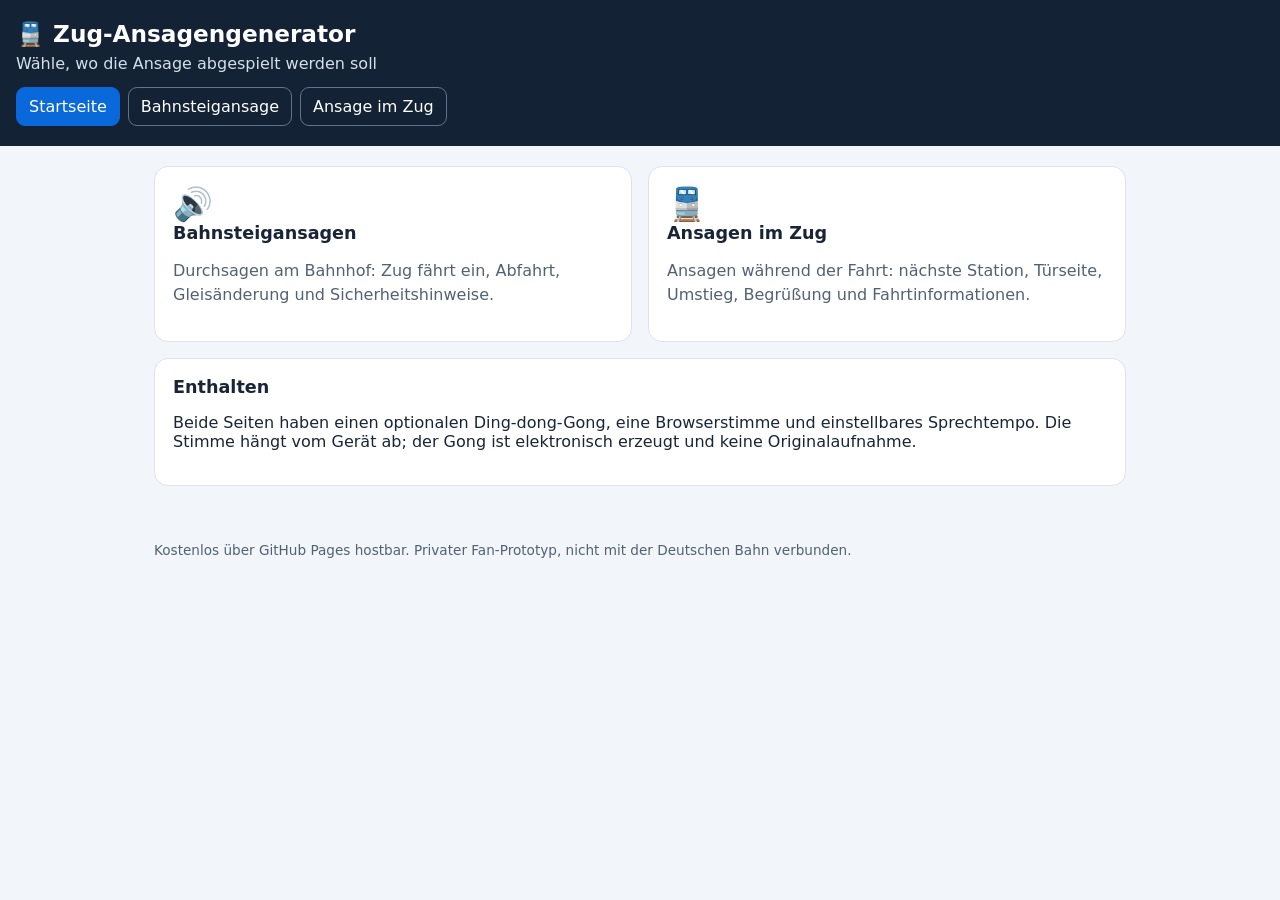
<file: index.html>
<!doctype html><html lang="de"><head><meta charset="utf-8"><meta name="viewport" content="width=device-width,initial-scale=1"><title>Zug-Ansagengenerator</title><link rel="stylesheet" href="style.css"></head><body><header><h1>🚆 Zug-Ansagengenerator</h1><p>Wähle, wo die Ansage abgespielt werden soll</p><nav><a href="index.html" class="active">Startseite</a><a href="bahnsteig.html" class="">Bahnsteigansage</a><a href="im-zug.html" class="">Ansage im Zug</a></nav></header><main><a class="tile" href="bahnsteig.html"><div class="emoji">🔊</div><h2>Bahnsteigansagen</h2><p>Durchsagen am Bahnhof: Zug fährt ein, Abfahrt, Gleisänderung und Sicherheitshinweise.</p></a><a class="tile" href="im-zug.html"><div class="emoji">🚆</div><h2>Ansagen im Zug</h2><p>Ansagen während der Fahrt: nächste Station, Türseite, Umstieg, Begrüßung und Fahrtinformationen.</p></a><section class="card full"><h2>Enthalten</h2><p>Beide Seiten haben einen optionalen Ding-dong-Gong, eine Browserstimme und einstellbares Sprechtempo. Die Stimme hängt vom Gerät ab; der Gong ist elektronisch erzeugt und keine Originalaufnahme.</p></section></main><footer>Kostenlos über GitHub Pages hostbar. Privater Fan-Prototyp, nicht mit der Deutschen Bahn verbunden.</footer></body></html>
</file>
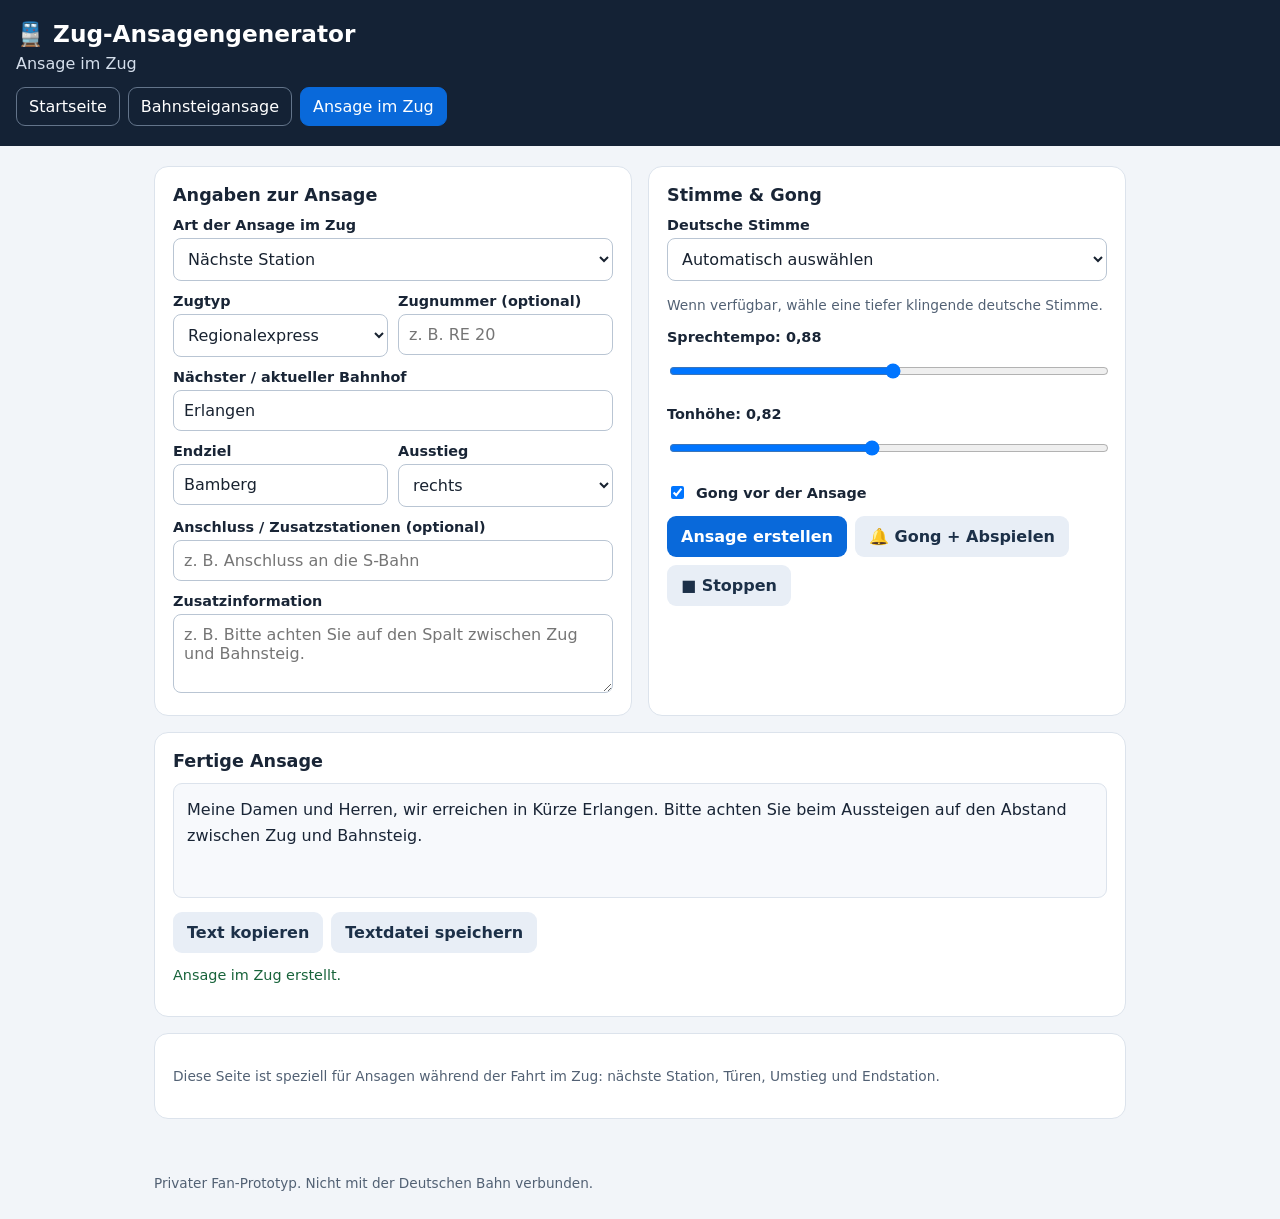
<file: im-zug.html>
<!doctype html><html lang="de"><head><meta charset="utf-8"><meta name="viewport" content="width=device-width,initial-scale=1"><title>Ansage im Zug</title><link rel="stylesheet" href="style.css"></head><body><header><h1>🚆 Zug-Ansagengenerator</h1><p>Ansage im Zug</p><nav><a href="index.html" class="">Startseite</a><a href="bahnsteig.html" class="">Bahnsteigansage</a><a href="im-zug.html" class="active">Ansage im Zug</a></nav></header><main><section class="card"><h2>Angaben zur Ansage</h2><label for="kind">Art der Ansage im Zug</label><select id="kind"><option value="next">Nächste Station</option><option value="welcome">Begrüßung im Zug</option><option value="doors">Türseite / Ausstieg</option><option value="transfer">Anschluss / Umstieg</option><option value="final">Endstation</option><option value="delay">Verspätungsinformation</option></select><div class="grid2"><div><label for="type">Zugtyp</label><select id="type"><option>Regionalexpress</option><option>Regionalbahn</option><option>Intercity</option><option>ICE</option><option>S-Bahn</option></select></div><div><label for="number">Zugnummer (optional)</label><input id="number" placeholder="z. B. RE 20"></div></div><label for="station">Nächster / aktueller Bahnhof</label><input id="station" value="Erlangen"><div class="grid2"><div><label for="destination">Endziel</label><input id="destination" value="Bamberg"></div><div><label for="door">Ausstieg</label><select id="door"><option>rechts</option><option>links</option><option>beidseitig</option></select></div></div><label for="via">Anschluss / Zusatzstationen (optional)</label><input id="via" placeholder="z. B. Anschluss an die S-Bahn"><label for="extra">Zusatzinformation</label><textarea id="extra" rows="3" placeholder="z. B. Bitte achten Sie auf den Spalt zwischen Zug und Bahnsteig."></textarea></section><section class="card"><h2>Stimme & Gong</h2><label for="voice">Deutsche Stimme</label><select id="voice"><option value="">Automatisch auswählen</option></select><p class="note">Wenn verfügbar, wähle eine tiefer klingende deutsche Stimme.</p><label for="rate">Sprechtempo: <span id="rateVal">0,88</span></label><input id="rate" type="range" min=".65" max="1.1" step=".01" value=".88"><label for="pitch">Tonhöhe: <span id="pitchVal">0,82</span></label><input id="pitch" type="range" min=".5" max="1.2" step=".01" value=".82"><div class="checkline"><input id="useGong" type="checkbox" checked><label for="useGong" style="margin:0">Gong vor der Ansage</label></div><div class="actions"><button class="primary" id="generate">Ansage erstellen</button><button class="secondary" id="play">🔔 Gong + Abspielen</button><button class="secondary" id="stop">■ Stoppen</button></div></section><section class="card full"><h2>Fertige Ansage</h2><div id="output">Hier erscheint deine Ansage.</div><div class="actions"><button class="secondary" id="copy">Text kopieren</button><button class="secondary" id="download">Textdatei speichern</button></div><p id="status" class="status"></p></section><section class="card full"><p class="note">Diese Seite ist speziell für Ansagen während der Fahrt im Zug: nächste Station, Türen, Umstieg und Endstation.</p></section></main><footer>Privater Fan-Prototyp. Nicht mit der Deutschen Bahn verbunden.</footer><script src="common.js"></script><script>function makeAnnouncement(){let k=$("kind").value,ty=clean($("type").value),n=clean($("number").value),s=clean($("station").value)||"den nächsten Bahnhof",d=clean($("destination").value)||"dem Endziel",door=$("door").value,v=clean($("via").value),e=clean($("extra").value),t="";if(k==="next")t=`Meine Damen und Herren, wir erreichen in Kürze ${s}. Bitte achten Sie beim Aussteigen auf den Abstand zwischen Zug und Bahnsteig.`;else if(k==="welcome")t=`Herzlich willkommen im ${ty}${n?" "+n:""} in Richtung ${d}. Wir wünschen Ihnen eine angenehme Reise.`;else if(k==="doors")t=`Wir erreichen ${s}. Der Ausstieg erfolgt auf der ${door==="beidseitig"?"beiden Seiten":dooren(door)}. Bitte achten Sie auf den Abstand zwischen Zug und Bahnsteig.`;else if(k==="transfer")t=`In ${s} haben Sie${v?" "+v:" Anschlussmöglichkeiten zu weiteren Verbindungen"}. Bitte informieren Sie sich über die Anzeigen am Bahnhof.`;else if(k==="final")t=`Wir erreichen jetzt unsere Endstation ${s}. Bitte steigen Sie vollständig aus und vergessen Sie nichts im Zug. Wir bedanken uns für Ihre Fahrt und wünschen Ihnen einen angenehmen Tag.`;else t=`Wir bitten um Entschuldigung. Unsere Fahrt nach ${d} verzögert sich. Bitte beachten Sie weitere Informationen durch das Zugpersonal.`;if(e)t+=" "+e;currentText=t;$("output").textContent=t;$("status").textContent="Ansage im Zug erstellt.";return t}function dooren(d){return d==="rechts"?"rechten Seite":"linken Seite"}makeAnnouncement();</script></body></html>
</file>
<file: style.css>
*{box-sizing:border-box}body{margin:0;font-family:system-ui,Arial,sans-serif;background:#f2f5f9;color:#192536}header{background:#142235;color:#fff;padding:20px 16px}header h1{margin:0;font-size:1.45rem}header p{margin:6px 0 0;color:#d5dfec}nav{display:flex;gap:8px;flex-wrap:wrap;margin-top:14px}nav a{color:white;text-decoration:none;border:1px solid #63748a;border-radius:9px;padding:9px 12px}nav a.active,nav a:hover{background:#0969da;border-color:#0969da}main{max-width:1000px;margin:20px auto;padding:0 14px 36px;display:grid;grid-template-columns:repeat(2,minmax(0,1fr));gap:16px}.card,.tile{background:white;border:1px solid #dce3ec;border-radius:14px;padding:18px}.full{grid-column:1/-1}.card h2,.tile h2{font-size:1.1rem;margin:0 0 12px}label{display:block;font-size:.9rem;font-weight:650;margin:12px 0 5px}input,select,textarea{font:inherit;width:100%;border:1px solid #b9c5d3;border-radius:8px;padding:10px;background:white;color:#182230}.grid2{display:grid;grid-template-columns:1fr 1fr;gap:10px}button{font:inherit;font-weight:700;border:0;border-radius:9px;padding:11px 14px;cursor:pointer}.primary{background:#0969da;color:white}.secondary{background:#e8eef6;color:#1c3048}.actions{display:flex;flex-wrap:wrap;gap:8px;margin-top:14px}#output{min-height:115px;white-space:pre-wrap;background:#f7f9fc;border:1px solid #dce3ec;border-radius:9px;padding:13px;line-height:1.6}.note{font-size:.86rem;color:#526174;line-height:1.5}.status{font-size:.9rem;color:#17633a}.checkline{display:flex;align-items:center;gap:9px;margin-top:12px}.checkline input{width:auto}.tile{display:block;color:inherit;text-decoration:none}.tile .emoji{font-size:2rem}.tile p{color:#526174;line-height:1.5}footer{max-width:1000px;margin:auto;padding:0 14px 28px;color:#526174;font-size:.85rem}@media(max-width:700px){main{grid-template-columns:1fr}.full{grid-column:auto}.card{padding:15px}}
</file>
